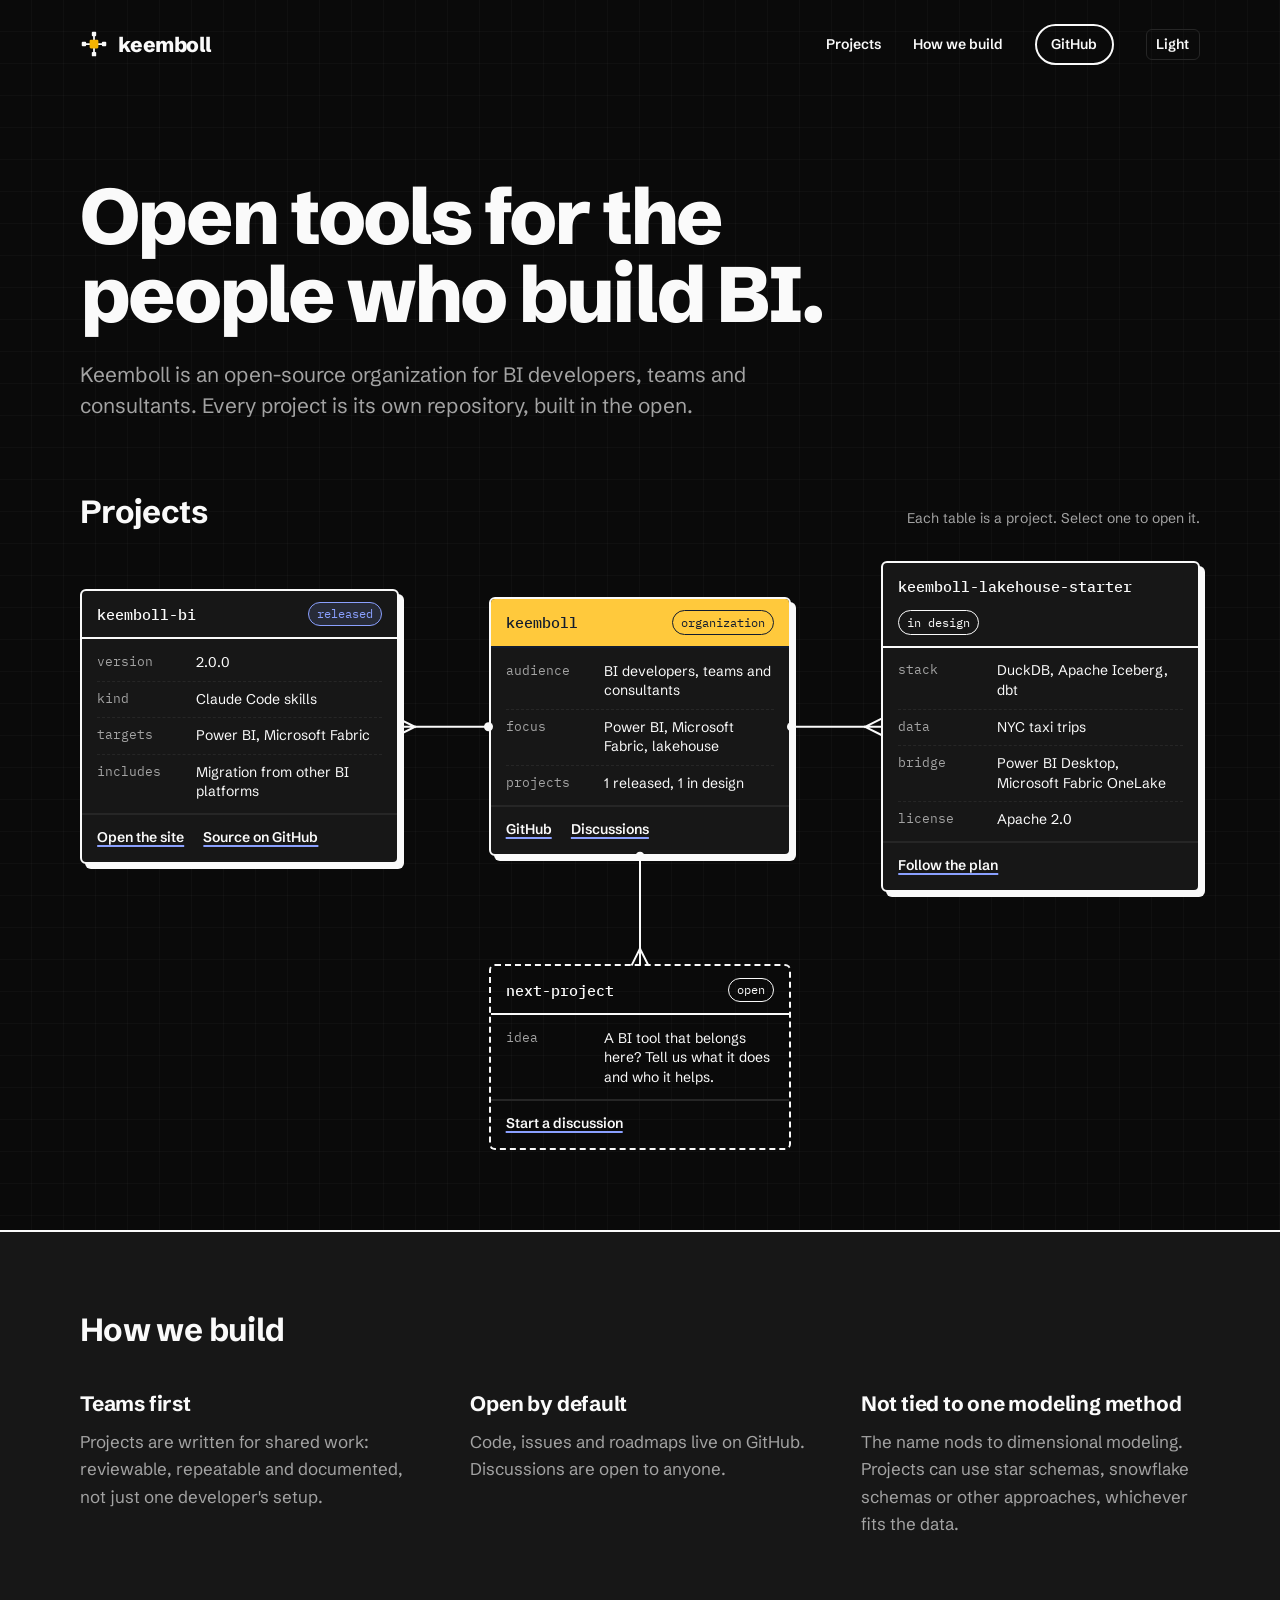
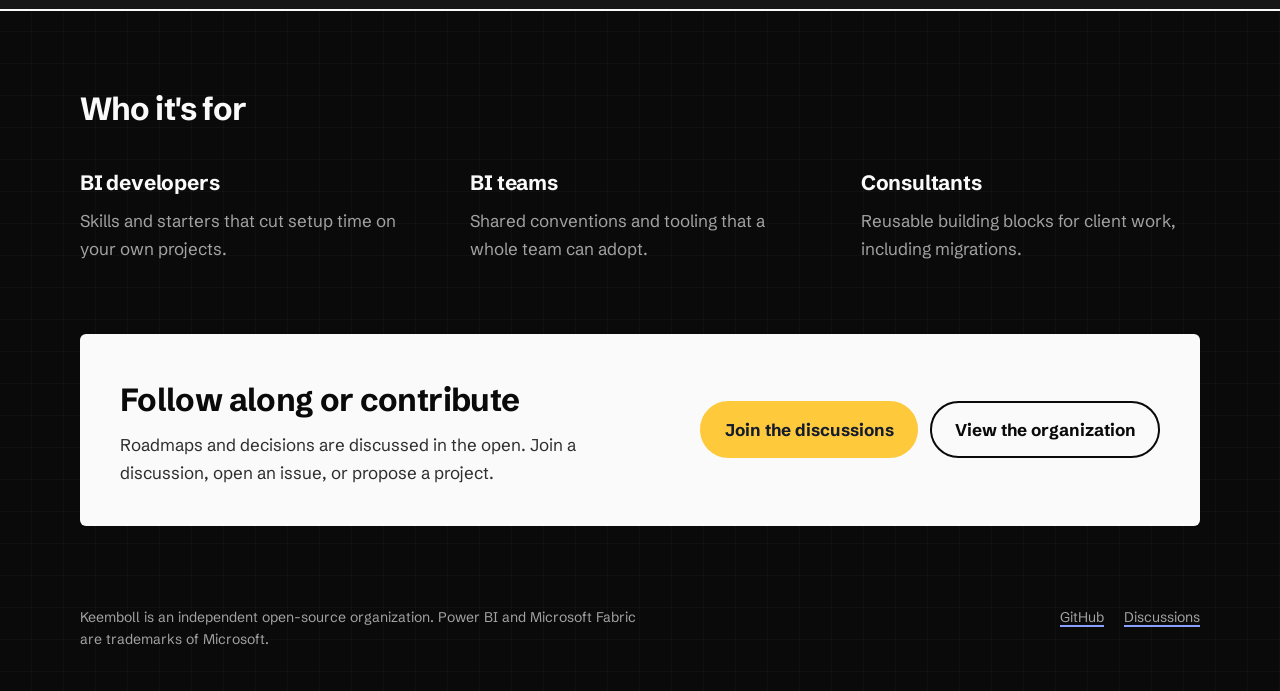
<file: index.html>
<!doctype html>
<html lang="en">
<head>
  <meta charset="utf-8">
  <meta name="viewport" content="width=device-width, initial-scale=1">
  <title>Keemboll | Open-source tools for BI</title>
  <meta name="description" content="Keemboll is an open-source organization for BI developers, teams and consultants. Skills, starters and tools for Power BI, Microsoft Fabric and the lakehouse.">
  <meta name="color-scheme" content="dark light">
  <script src="/scripts/theme.js"></script>
  <meta name="theme-color" content="#0a0a0a">
  <link rel="canonical" href="https://keemboll.com/">
  <link rel="icon" href="/assets/favicon.svg" type="image/svg+xml">
  <meta property="og:type" content="website">
  <meta property="og:site_name" content="Keemboll">
  <meta property="og:title" content="Keemboll | Open-source tools for BI">
  <meta property="og:description" content="Open-source skills, starters and tools for BI developers, teams and consultants.">
  <meta property="og:url" content="https://keemboll.com/">
  <meta name="twitter:card" content="summary">
  <link rel="preload" href="/assets/fonts/schibsted-grotesk-latin-wght-normal.woff2" as="font" type="font/woff2" crossorigin>
  <link rel="stylesheet" href="/styles/style.css">
  <script type="application/ld+json">
  {
    "@context": "https://schema.org",
    "@type": "Organization",
    "name": "Keemboll",
    "url": "https://keemboll.com/",
    "sameAs": ["https://github.com/Keemboll"]
  }
  </script>
</head>
<body>
  <a class="skip" href="#projects">Skip to projects</a>

  <div class="wrap">
    <header class="site-header">
      <a class="brand" href="/" aria-label="Keemboll home">
        <svg viewBox="0 0 32 32" aria-hidden="true">
          <path d="M16 16V6M16 16V26M16 16H6M16 16H26" stroke="currentColor" stroke-width="2"/>
          <rect x="11" y="11" width="10" height="10" rx="1.5" fill="#f5b301"/>
          <g fill="currentColor">
            <rect x="13.5" y="2" width="5" height="5" rx="1"/>
            <rect x="13.5" y="25" width="5" height="5" rx="1"/>
            <rect x="2" y="13.5" width="5" height="5" rx="1"/>
            <rect x="25" y="13.5" width="5" height="5" rx="1"/>
          </g>
        </svg>
        keemboll
      </a>
      <nav class="site-nav" aria-label="Main">
        <a href="#projects">Projects</a>
        <a href="#approach">How we build</a>
        <a class="gh" href="https://github.com/Keemboll">GitHub</a>
        <button class="theme-toggle" type="button" aria-label="Switch theme"></button>
      </nav>
    </header>

    <main>
      <section class="hero">
        <h1>Open tools for the people who build BI.</h1>
        <p>Keemboll is an open-source organization for BI developers, teams and consultants. Every project is its own repository, built in the open.</p>
      </section>

      <section class="projects" id="projects" aria-labelledby="projects-title">
        <div class="section-head">
          <h2 id="projects-title">Projects</h2>
          <p>Each table is a project. Select one to open it.</p>
        </div>

        <div class="schema">
          <svg class="links" aria-hidden="true" focusable="false"></svg>

          <article class="tbl t-bi" data-link>
            <div class="tbl-head">
              <h3>keemboll-bi</h3>
              <span class="badge live">released</span>
            </div>
            <dl>
              <div><dt>version</dt><dd>2.0.0</dd></div>
              <div><dt>kind</dt><dd>Claude Code skills</dd></div>
              <div><dt>targets</dt><dd>Power BI, Microsoft Fabric</dd></div>
              <div><dt>includes</dt><dd>Migration from other BI platforms</dd></div>
            </dl>
            <div class="tbl-foot">
              <a class="stretch" href="/keemboll-bi/">Open the site</a>
              <a href="https://github.com/Keemboll/keemboll-bi">Source on GitHub</a>
            </div>
          </article>

          <article class="tbl t-fact">
            <div class="tbl-head">
              <h3>keemboll</h3>
              <span class="badge">organization</span>
            </div>
            <dl>
              <div><dt>audience</dt><dd>BI developers, teams and consultants</dd></div>
              <div><dt>focus</dt><dd>Power BI, Microsoft Fabric, lakehouse</dd></div>
              <div><dt>projects</dt><dd>1 released, 1 in design</dd></div>
            </dl>
            <div class="tbl-foot">
              <a href="https://github.com/Keemboll">GitHub</a>
              <a href="https://github.com/orgs/Keemboll/discussions">Discussions</a>
            </div>
          </article>

          <article class="tbl t-lake" data-link>
            <div class="tbl-head">
              <h3>keemboll-lakehouse-starter</h3>
              <span class="badge">in design</span>
            </div>
            <dl>
              <div><dt>stack</dt><dd>DuckDB, Apache Iceberg, dbt</dd></div>
              <div><dt>data</dt><dd>NYC taxi trips</dd></div>
              <div><dt>bridge</dt><dd>Power BI Desktop, Microsoft Fabric OneLake</dd></div>
              <div><dt>license</dt><dd>Apache 2.0</dd></div>
            </dl>
            <div class="tbl-foot">
              <a href="https://github.com/orgs/Keemboll/discussions">Follow the plan</a>
            </div>
          </article>

          <article class="tbl t-next open" data-link>
            <div class="tbl-head">
              <h3>next-project</h3>
              <span class="badge">open</span>
            </div>
            <dl>
              <div><dt>idea</dt><dd>A BI tool that belongs here? Tell us what it does and who it helps.</dd></div>
            </dl>
            <div class="tbl-foot">
              <a class="stretch" href="https://github.com/orgs/Keemboll/discussions/new/choose">Start a discussion</a>
            </div>
          </article>
        </div>
      </section>
    </main>
  </div>

  <section class="band" id="approach" aria-labelledby="approach-title">
    <div class="wrap">
      <div class="section-head">
        <h2 id="approach-title">How we build</h2>
      </div>
      <div class="cols">
        <div>
          <h3>Teams first</h3>
          <p>Projects are written for shared work: reviewable, repeatable and documented, not just one developer's setup.</p>
        </div>
        <div>
          <h3>Open by default</h3>
          <p>Code, issues and roadmaps live on GitHub. Discussions are open to anyone.</p>
        </div>
        <div>
          <h3>Not tied to one modeling method</h3>
          <p>The name nods to dimensional modeling. Projects can use star schemas, snowflake schemas or other approaches, whichever fits the data.</p>
        </div>
      </div>
    </div>
  </section>

  <div class="wrap">
    <section class="audience" aria-labelledby="audience-title">
      <div class="section-head">
        <h2 id="audience-title">Who it's for</h2>
      </div>
      <div class="cols">
        <div>
          <h3>BI developers</h3>
          <p>Skills and starters that cut setup time on your own projects.</p>
        </div>
        <div>
          <h3>BI teams</h3>
          <p>Shared conventions and tooling that a whole team can adopt.</p>
        </div>
        <div>
          <h3>Consultants</h3>
          <p>Reusable building blocks for client work, including migrations.</p>
        </div>
      </div>
    </section>

    <section class="join" aria-labelledby="join-title">
      <div>
        <h2 id="join-title">Follow along or contribute</h2>
        <p>Roadmaps and decisions are discussed in the open. Join a discussion, open an issue, or propose a project.</p>
      </div>
      <div class="actions">
        <a class="btn" href="https://github.com/orgs/Keemboll/discussions">Join the discussions</a>
        <a class="btn ghost" href="https://github.com/Keemboll">View the organization</a>
      </div>
    </section>

    <footer class="site-footer">
      <p>Keemboll is an independent open-source organization. Power BI and Microsoft Fabric are trademarks of Microsoft.</p>
      <nav aria-label="Footer">
        <a href="https://github.com/Keemboll">GitHub</a>
        <a href="https://github.com/orgs/Keemboll/discussions">Discussions</a>
      </nav>
    </footer>
  </div>

  <script src="/scripts/site.js" defer></script>
</body>
</html>
</file>
<file: styles/style.css>
/* Keemboll — organization site
   Tokens first, then base, then components. */

@font-face {
  font-family: "Schibsted Grotesk";
  src: url("../assets/fonts/schibsted-grotesk-latin-wght-normal.woff2") format("woff2");
  font-weight: 400 900;
  font-style: normal;
  font-display: swap;
}
@font-face {
  font-family: "IBM Plex Mono";
  src: url("../assets/fonts/ibm-plex-mono-latin-400-normal.woff2") format("woff2");
  font-weight: 400;
  font-style: normal;
  font-display: swap;
}
@font-face {
  font-family: "IBM Plex Mono";
  src: url("../assets/fonts/ibm-plex-mono-latin-500-normal.woff2") format("woff2");
  font-weight: 500;
  font-style: normal;
  font-display: swap;
}

:root {
  color-scheme: dark;

  --paper: #0a0a0a;
  --grid: rgba(255, 255, 255, 0.025);
  --card: #171717;
  --ink: #fafafa;
  --muted: #a3a3a3;
  --line: #262626;
  --cobalt: #8aa0ff;
  --cobalt-soft: rgba(138, 160, 255, 0.14);
  --marigold: #ffc93c;
  --on-marigold: #121c2e;

  --sans: "Schibsted Grotesk", ui-sans-serif, system-ui, -apple-system, "Segoe UI", sans-serif;
  --mono: "IBM Plex Mono", ui-monospace, "SFMono-Regular", Menlo, Consolas, monospace;

  --step--1: 0.875rem;
  --step-0: 1.0625rem;
  --step-1: 1.3rem;
  --step-2: clamp(1.6rem, 3vw, 2rem);
  --step-5: clamp(2.5rem, 6.4vw, 4.9rem);
}



:root[data-theme="light"] {
  color-scheme: light;

  --paper: #f1f4f8;
  --grid: rgba(18, 28, 46, 0.06);
  --card: #ffffff;
  --ink: #121c2e;
  --muted: #4d5c76;
  --line: #c3cddd;
  --cobalt: #2446e8;
  --cobalt-soft: rgba(36, 70, 232, 0.1);
  --marigold: #f5b301;
  --on-marigold: #121c2e;
}

*,
*::before,
*::after {
  box-sizing: border-box;
}

html {
  -webkit-text-size-adjust: 100%;
  scroll-behavior: smooth;
}

body {
  margin: 0;
  font-family: var(--sans);
  font-size: var(--step-0);
  line-height: 1.6;
  color: var(--ink);
  background-color: var(--paper);
  background-image:
    linear-gradient(var(--grid) 1px, transparent 1px),
    linear-gradient(90deg, var(--grid) 1px, transparent 1px);
  background-size: 32px 32px;
  background-position: -1px -1px;
}

img,
svg {
  display: block;
  max-width: 100%;
}

a {
  color: inherit;
  text-decoration-color: var(--cobalt);
  text-decoration-thickness: 2px;
  text-underline-offset: 0.22em;
}
a:hover {
  color: var(--cobalt);
}

:focus-visible {
  outline: 3px solid var(--cobalt);
  outline-offset: 3px;
  border-radius: 2px;
}

.skip {
  position: absolute;
  left: 1rem;
  top: -4rem;
  z-index: 10;
  padding: 0.6rem 1rem;
  background: var(--ink);
  color: var(--paper);
}
.skip:focus {
  top: 1rem;
}

.wrap {
  width: min(100% - 2.5rem, 1120px);
  margin-inline: auto;
}

/* ---------- Header ---------- */

.site-header {
  display: flex;
  align-items: center;
  justify-content: space-between;
  gap: 1.5rem;
  padding-block: 1.5rem;
}

.brand {
  display: inline-flex;
  align-items: center;
  gap: 0.65rem;
  font-weight: 800;
  font-size: 1.3rem;
  letter-spacing: -0.02em;
  text-decoration: none;
}
.brand:hover {
  color: var(--ink);
}
.brand svg {
  width: 28px;
  height: 28px;
}

.site-nav {
  display: flex;
  align-items: center;
  gap: clamp(1rem, 3vw, 2rem);
  font-size: var(--step--1);
  font-weight: 600;
}
.site-nav a {
  text-decoration: none;
}
.site-nav a:hover {
  text-decoration: underline;
}
.site-nav .gh {
  padding: 0.45rem 0.9rem;
  border: 2px solid var(--ink);
  border-radius: 999px;
}
.site-nav .gh:hover {
  background: var(--ink);
  color: var(--paper);
  text-decoration: none;
}

/* ---------- Hero ---------- */

.hero {
  padding-block: clamp(2.5rem, 7vw, 5.5rem) clamp(2rem, 4vw, 3rem);
}
.hero h1 {
  margin: 0;
  max-width: 15ch;
  font-size: var(--step-5);
  font-weight: 800;
  line-height: 1;
  letter-spacing: -0.035em;
}
.hero p {
  margin: 1.6rem 0 0;
  max-width: 54ch;
  font-size: var(--step-1);
  line-height: 1.5;
  color: var(--muted);
}

/* ---------- Projects as a star schema ---------- */

.projects {
  padding-block: 1rem clamp(3rem, 7vw, 5rem);
}
.section-head {
  display: flex;
  flex-wrap: wrap;
  align-items: baseline;
  justify-content: space-between;
  gap: 0.5rem 2rem;
  margin-bottom: 1.5rem;
}
.section-head h2 {
  margin: 0;
  font-size: var(--step-2);
  letter-spacing: -0.02em;
}
.section-head p {
  margin: 0;
  color: var(--muted);
  font-size: var(--step--1);
}

.schema {
  position: relative;
  display: grid;
  grid-template-columns: minmax(0, 1fr) minmax(250px, 0.95fr) minmax(0, 1fr);
  grid-template-areas:
    "left fact right"
    ".    next .";
  gap: 4.5rem clamp(2.5rem, 7vw, 6rem);
  align-items: center;
}
.t-bi { grid-area: left; }
.t-fact { grid-area: fact; }
.t-lake { grid-area: right; }
.t-next { grid-area: next; }

.links {
  position: absolute;
  inset: 0;
  width: 100%;
  height: 100%;
  overflow: visible;
  pointer-events: none;
  z-index: 2;
}
.links path {
  fill: none;
  stroke: var(--ink);
  stroke-width: 2;
  stroke-linecap: square;
  transition: stroke 0.15s ease;
}
.links .foot {
  stroke-width: 2;
}
.links .node {
  fill: var(--ink);
  stroke: none;
}
.links .is-active {
  stroke: var(--cobalt);
}
.links .node.is-active {
  fill: var(--cobalt);
}
.links.draw path.edge {
  stroke-dasharray: 1;
  stroke-dashoffset: 1;
  animation: draw 0.9s cubic-bezier(0.5, 0, 0.2, 1) forwards;
  animation-delay: calc(var(--i, 0) * 0.18s + 0.2s);
}
.links.draw .foot,
.links.draw .node {
  opacity: 0;
  animation: show 0.01s forwards;
  animation-delay: calc(var(--i, 0) * 0.18s + 0.9s);
}
@keyframes draw {
  to {
    stroke-dashoffset: 0;
  }
}
@keyframes show {
  to {
    opacity: 1;
  }
}

.tbl {
  position: relative;
  background: var(--card);
  border: 2px solid var(--ink);
  border-radius: 6px;
  box-shadow: 5px 5px 0 var(--ink);
  transition: transform 0.15s ease, box-shadow 0.15s ease, border-color 0.15s ease;
}
.tbl:hover,
.tbl:focus-within {
  transform: translate(-2px, -2px);
  box-shadow: 7px 7px 0 var(--cobalt);
  border-color: var(--cobalt);
}
.tbl-head {
  display: flex;
  flex-wrap: wrap;
  align-items: center;
  justify-content: space-between;
  gap: 0.75rem;
  padding: 0.7rem 0.95rem;
  border-bottom: 2px solid currentColor;
  font-family: var(--mono);
  font-weight: 500;
  font-size: 0.95rem;
}
.tbl h3 {
  margin: 0;
  font: inherit;
  overflow-wrap: anywhere;
}
.t-fact .tbl-head {
  background: var(--marigold);
  color: var(--on-marigold);
  border-radius: 4px 4px 0 0;
}
.badge {
  flex: none;
  padding: 0.1rem 0.5rem;
  border: 1.5px solid currentColor;
  border-radius: 999px;
  font-family: var(--mono);
  font-size: 0.75rem;
  font-weight: 400;
}
.badge.live {
  background: var(--cobalt-soft);
  color: var(--cobalt);
}

.tbl dl {
  margin: 0;
  padding: 0.35rem 0.95rem 0.2rem;
}
.tbl dl div {
  display: grid;
  grid-template-columns: 5.4rem 1fr;
  gap: 0.75rem;
  padding: 0.5rem 0;
  border-bottom: 1px dashed var(--line);
  font-size: 0.875rem;
  line-height: 1.4;
}
.tbl dl div:last-child {
  border-bottom: 0;
}
.tbl dt {
  font-family: var(--mono);
  font-size: 0.8rem;
  color: var(--muted);
}
.tbl dd {
  margin: 0;
}
.tbl-foot {
  display: flex;
  flex-wrap: wrap;
  gap: 0.4rem 1.2rem;
  padding: 0.7rem 0.95rem 0.85rem;
  border-top: 2px solid var(--line);
  font-size: 0.875rem;
  font-weight: 600;
}
.tbl-foot a {
  position: relative;
  z-index: 1;
}
.tbl-foot a.stretch {
  position: static;
}
.tbl-foot a.stretch::after {
  content: "";
  position: absolute;
  inset: 0;
}

.tbl.open {
  border-style: dashed;
  box-shadow: none;
  background: transparent;
}
.tbl.open:hover,
.tbl.open:focus-within {
  box-shadow: none;
  transform: none;
}

/* ---------- Approach / audiences ---------- */

.band {
  border-block: 2px solid var(--ink);
  background: var(--card);
}
.band .wrap {
  padding-block: clamp(2.5rem, 6vw, 4.5rem);
}
.cols {
  display: grid;
  grid-template-columns: repeat(3, minmax(0, 1fr));
  gap: 2.5rem clamp(1.5rem, 4vw, 3.5rem);
  margin: 2rem 0 0;
}
.cols h3 {
  margin: 0 0 0.5rem;
  font-size: var(--step-1);
  letter-spacing: -0.01em;
}
.cols p {
  margin: 0;
  max-width: 38ch;
  color: var(--muted);
}

.audience {
  padding-block: clamp(2.5rem, 6vw, 4.5rem);
}

.join {
  margin-bottom: clamp(3rem, 7vw, 5rem);
  padding: clamp(1.5rem, 4vw, 2.5rem);
  display: flex;
  flex-wrap: wrap;
  align-items: center;
  justify-content: space-between;
  gap: 1.5rem 3rem;
  background: var(--ink);
  color: var(--paper);
  border-radius: 6px;
}
.join h2 {
  margin: 0 0 0.4rem;
  font-size: var(--step-2);
  letter-spacing: -0.02em;
}
.join p {
  margin: 0;
  max-width: 48ch;
  opacity: 0.85;
}
.btn {
  display: inline-block;
  padding: 0.8rem 1.4rem;
  background: var(--marigold);
  color: var(--on-marigold);
  border: 2px solid var(--marigold);
  border-radius: 999px;
  font-weight: 700;
  text-decoration: none;
}
.btn:hover {
  background: transparent;
  color: var(--marigold);
}
.btn.ghost {
  background: transparent;
  color: inherit;
  border-color: currentColor;
}
.btn.ghost:hover {
  background: var(--paper);
  color: var(--ink);
}
.actions {
  display: flex;
  flex-wrap: wrap;
  gap: 0.75rem;
}

/* ---------- Footer ---------- */

.site-footer {
  padding-block: 0 2.5rem;
  display: flex;
  flex-wrap: wrap;
  justify-content: space-between;
  gap: 1rem 2rem;
  font-size: var(--step--1);
  color: var(--muted);
}
.site-footer p {
  margin: 0;
  max-width: 62ch;
}
.site-footer nav {
  display: flex;
  gap: 1.25rem;
}

/* ---------- 404 ---------- */

.lost {
  padding-block: clamp(3rem, 10vw, 7rem);
}
.lost h1 {
  margin: 0 0 1rem;
  font-size: var(--step-5);
  line-height: 1;
  letter-spacing: -0.035em;
}
.lost p {
  max-width: 46ch;
  margin: 0 0 1.5rem;
  color: var(--muted);
  font-size: var(--step-1);
}

/* ---------- Small screens ---------- */

@media (max-width: 860px) {
  .schema {
    grid-template-columns: minmax(0, 1fr);
    grid-template-areas: "fact" "left" "right" "next";
    gap: 1.75rem;
    padding-left: 1.75rem;
  }
  .links {
    display: none;
  }
  .schema::before {
    content: "";
    position: absolute;
    left: 0.45rem;
    top: 2rem;
    bottom: 3rem;
    border-left: 2px solid var(--line);
  }
  .schema .tbl:not(.t-fact)::before {
    content: "";
    position: absolute;
    left: -1.3rem;
    top: 1.55rem;
    width: 1.3rem;
    border-top: 2px solid var(--line);
  }
  .cols {
    grid-template-columns: minmax(0, 1fr);
  }
  .site-nav a:not(.gh) {
    display: none;
  }
}

@media (prefers-reduced-motion: reduce) {
  html {
    scroll-behavior: auto;
  }
  .tbl,
  .links path {
    transition: none;
  }
  .links.draw path.edge,
  .links.draw .foot,
  .links.draw .node {
    animation: none;
    stroke-dashoffset: 0;
    opacity: 1;
  }
}

.theme-toggle {
  font: inherit;
  color: var(--ink);
  background: none;
  border: 1px solid var(--line);
  border-radius: 6px;
  padding: 0.2rem 0.6rem;
  cursor: pointer;
}

.theme-toggle:hover {
  border-color: var(--cobalt);
}
</file>
